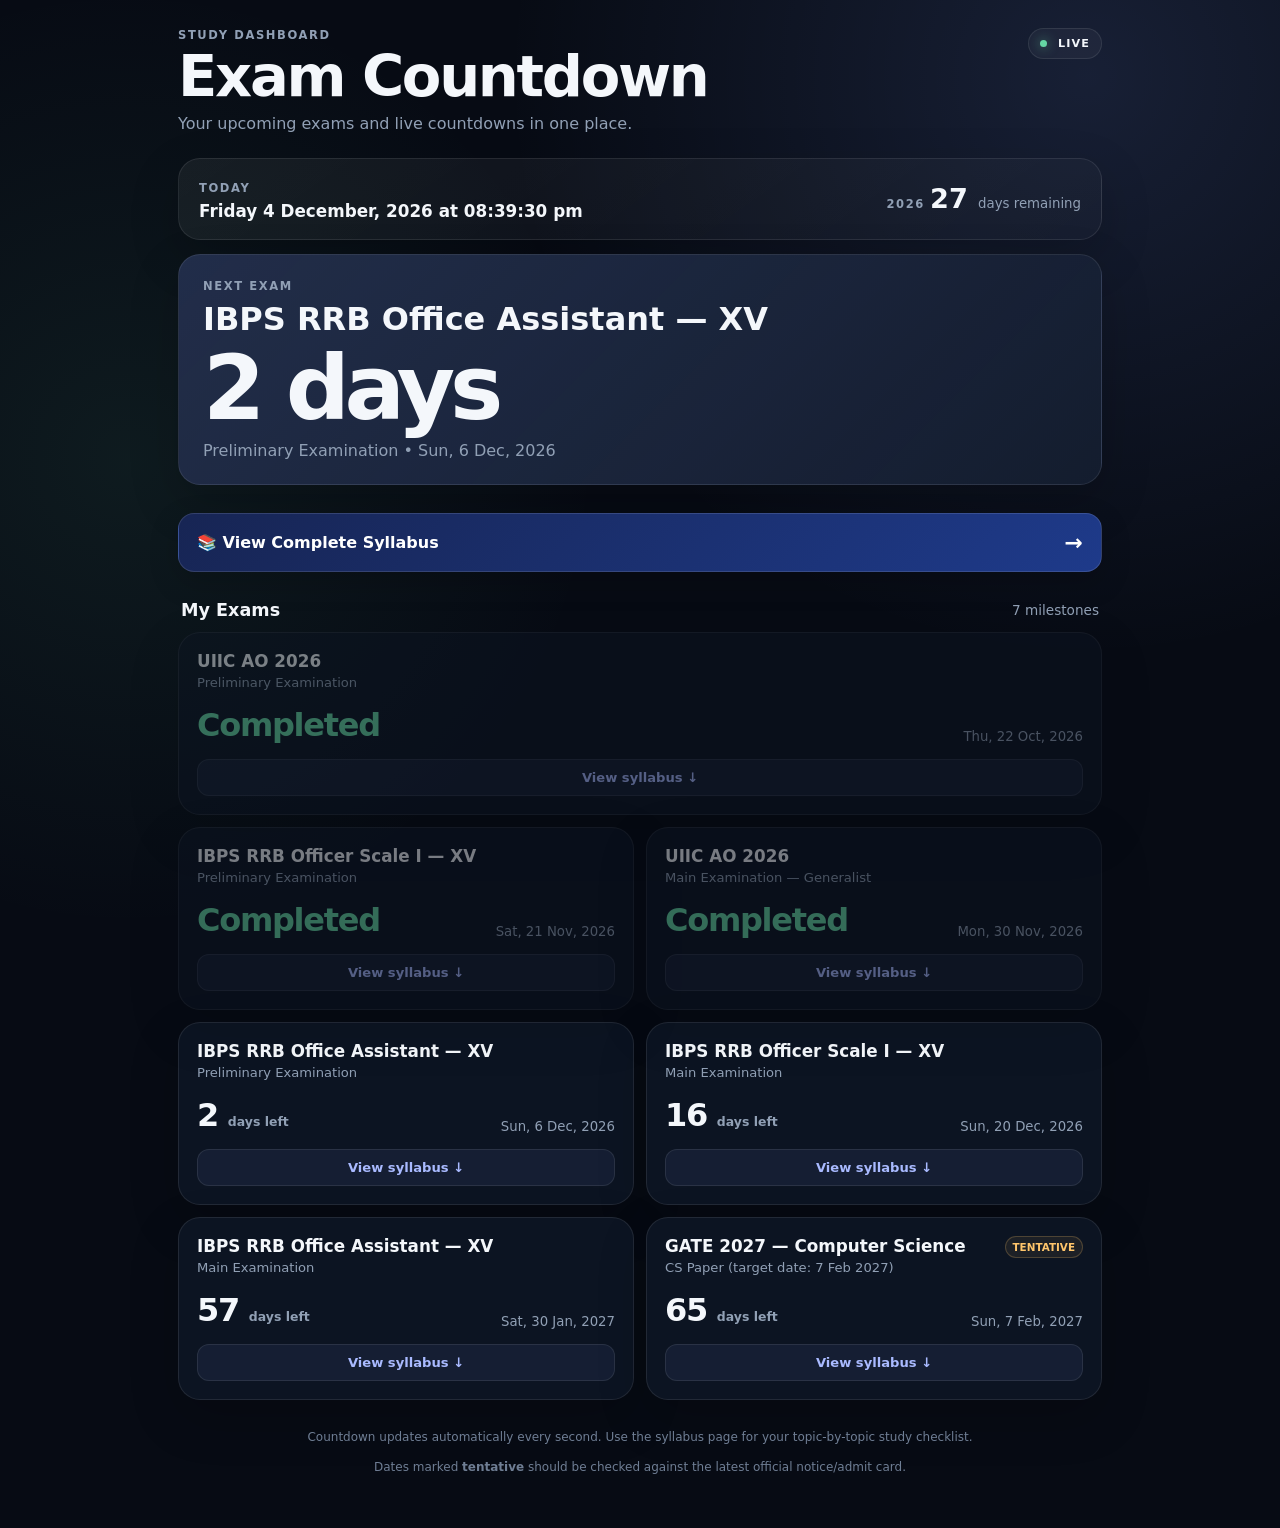
<file: index.html>
<!DOCTYPE html>
<html lang="en">
<head>
  <meta charset="UTF-8">
  <meta name="viewport" content="width=device-width, initial-scale=1.0, viewport-fit=cover">
  <meta name="theme-color" content="#0b1220">
  <title>Exam Countdown</title>
  <meta name="description" content="Personal exam countdown dashboard">
  <link rel="stylesheet" href="styles.css">
</head>
<body>
  <main class="app">
    <header class="hero">
      <div>
        <div class="eyebrow">STUDY DASHBOARD</div>
        <h1>Exam Countdown</h1>
        <p class="subtitle">Your upcoming exams and live countdowns in one place.</p>
      </div>
      <div class="live-pill"><span class="dot"></span> LIVE</div>
    </header>

    <section class="today-card">
      <div>
        <span class="label">TODAY</span>
        <strong id="today"></strong>
      </div>
      <div class="year-box">
        <span class="label">2026</span>
        <strong id="yearDays"></strong>
        <small>days remaining</small>
      </div>
    </section>

    <section class="next-card" id="nextCard">
      <div class="next-label">NEXT EXAM</div>
      <h2 id="nextName">—</h2>
      <div class="next-count" id="nextCount">—</div>
      <div class="next-date" id="nextDate">—</div>
    </section>

    <a class="syllabus-main-button" href="syllabus.html">📚 View Complete Syllabus <span>→</span></a>

    <section>
      <div class="section-head">
        <h2>My Exams</h2>
        <span id="examCount"></span>
      </div>
      <div id="examList" class="exam-list"></div>
    </section>

    <footer>
      <p>Countdown updates automatically every second. Use the syllabus page for your topic-by-topic study checklist.</p>
      <p>Dates marked <b>tentative</b> should be checked against the latest official notice/admit card.</p>
    </footer>
  </main>
  <script src="script.js"></script>
</body>
</html>
</file>
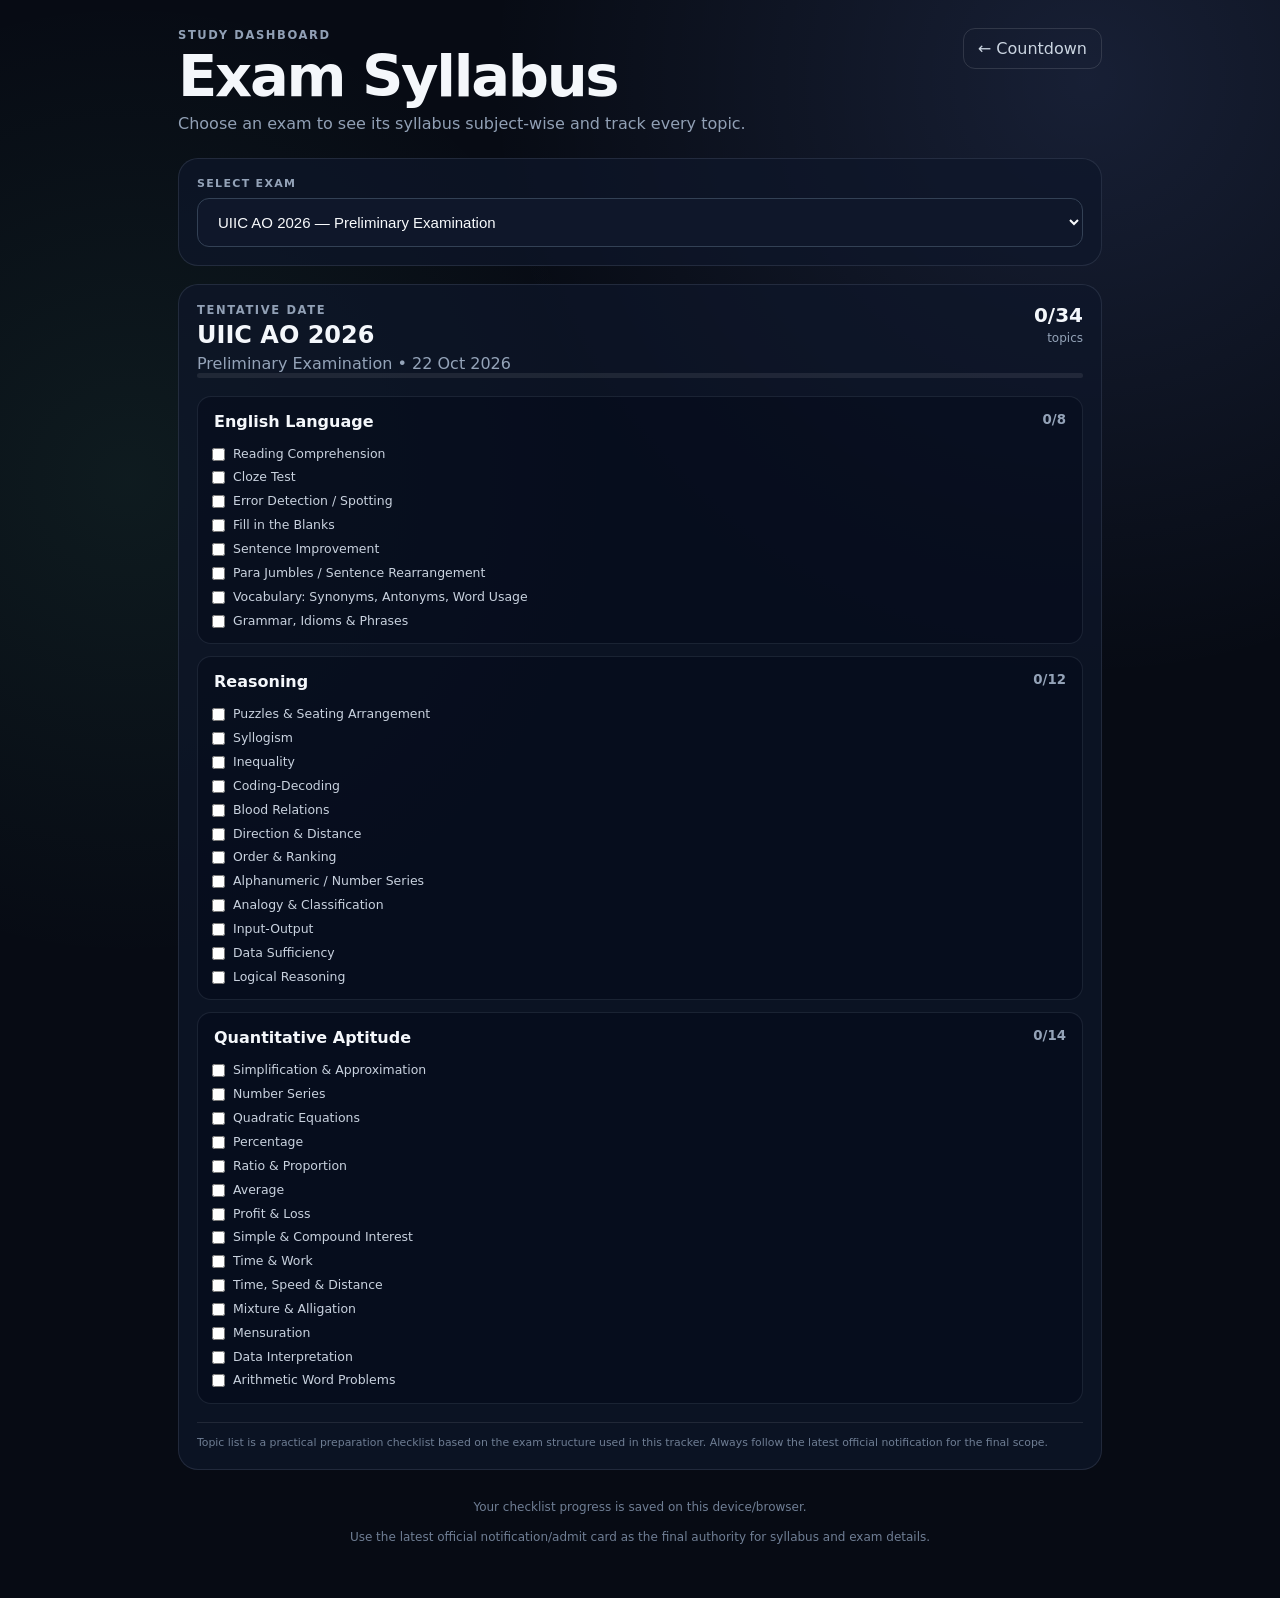
<file: syllabus.html>
<!DOCTYPE html>
<html lang="en"><head><meta charset="UTF-8"><meta name="viewport" content="width=device-width, initial-scale=1.0, viewport-fit=cover"><meta name="theme-color" content="#0b1220"><title>Exam Syllabus</title><meta name="description" content="Exam-wise and topic-wise syllabus tracker"><link rel="stylesheet" href="styles.css"></head>
<body><main class="app"><header class="hero"><div><div class="eyebrow">STUDY DASHBOARD</div><h1>Exam Syllabus</h1><p class="subtitle">Choose an exam to see its syllabus subject-wise and track every topic.</p></div><a class="back-link" href="index.html">← Countdown</a></header>
<section class="syllabus-nav-card"><label for="examSelect">SELECT EXAM</label><select id="examSelect"></select></section>
<section id="syllabusContent"></section><footer><p>Your checklist progress is saved on this device/browser.</p><p>Use the latest official notification/admit card as the final authority for syllabus and exam details.</p></footer></main><script src="syllabus.js"></script></body></html>
</file>
<file: styles.css>
* { box-sizing: border-box; }

:root {
  --bg: #070b14;
  --card: #101827;
  --card2: #0c1422;
  --text: #f4f7fb;
  --muted: #91a0b5;
  --line: rgba(255,255,255,.09);
  --accent: #7c9cff;
  --accent2: #a9baff;
  --success: #65d6a3;
  --warning: #ffc56b;
}

html { scroll-behavior: smooth; }
body {
  margin: 0;
  min-height: 100vh;
  background:
    radial-gradient(circle at 85% 5%, rgba(124,156,255,.14), transparent 32%),
    radial-gradient(circle at 10% 30%, rgba(101,214,163,.08), transparent 30%),
    var(--bg);
  color: var(--text);
  font-family: Inter, ui-sans-serif, system-ui, -apple-system, BlinkMacSystemFont, "Segoe UI", sans-serif;
}

.app {
  width: min(960px, 100%);
  margin: 0 auto;
  padding: 28px 18px 40px;
}

.hero {
  display: flex;
  align-items: flex-start;
  justify-content: space-between;
  gap: 20px;
  margin-bottom: 22px;
}

.eyebrow, .label, .next-label {
  color: var(--muted);
  font-size: .72rem;
  font-weight: 800;
  letter-spacing: .14em;
}

h1 {
  margin: 6px 0 6px;
  font-size: clamp(2rem, 7vw, 3.6rem);
  line-height: 1;
  letter-spacing: -.04em;
}

.subtitle {
  color: var(--muted);
  margin: 0;
  max-width: 650px;
  line-height: 1.5;
}

.live-pill {
  border: 1px solid var(--line);
  background: rgba(255,255,255,.04);
  border-radius: 999px;
  padding: 8px 11px;
  font-size: .7rem;
  font-weight: 800;
  letter-spacing: .1em;
  white-space: nowrap;
}

.dot {
  display: inline-block;
  width: 7px;
  height: 7px;
  border-radius: 50%;
  background: var(--success);
  margin-right: 6px;
  box-shadow: 0 0 12px rgba(101,214,163,.7);
}

.today-card, .next-card, .exam-card {
  border: 1px solid var(--line);
  background: linear-gradient(145deg, rgba(255,255,255,.055), rgba(255,255,255,.02));
  border-radius: 22px;
  box-shadow: 0 18px 50px rgba(0,0,0,.18);
}

.today-card {
  display: flex;
  align-items: center;
  justify-content: space-between;
  gap: 18px;
  padding: 18px 20px;
  margin-bottom: 14px;
}

.today-card strong {
  display: block;
  margin-top: 5px;
  font-size: 1.05rem;
}

.year-box {
  text-align: right;
}

.year-box strong {
  display: inline;
  font-size: 1.7rem;
  margin-right: 5px;
}

.year-box small { color: var(--muted); }

.next-card {
  padding: 24px;
  margin-bottom: 28px;
  background:
    linear-gradient(135deg, rgba(124,156,255,.16), rgba(124,156,255,.035)),
    var(--card);
}

.next-card h2 {
  margin: 7px 0 8px;
  font-size: clamp(1.35rem, 5vw, 2rem);
}

.next-count {
  font-size: clamp(2.7rem, 12vw, 5.6rem);
  font-weight: 900;
  line-height: .95;
  letter-spacing: -.06em;
}

.next-date {
  margin-top: 10px;
  color: var(--muted);
}

.section-head {
  display: flex;
  justify-content: space-between;
  align-items: center;
  margin: 0 3px 12px;
}

.section-head h2 {
  margin: 0;
  font-size: 1.1rem;
}

.section-head span {
  color: var(--muted);
  font-size: .85rem;
}

.exam-list {
  display: grid;
  gap: 12px;
}

.exam-card {
  padding: 18px;
  background: var(--card2);
}

.exam-top {
  display: flex;
  justify-content: space-between;
  gap: 14px;
  align-items: flex-start;
}

.exam-title {
  margin: 0 0 4px;
  font-size: 1.05rem;
}

.exam-stage {
  color: var(--muted);
  font-size: .82rem;
}

.badge {
  flex: 0 0 auto;
  border: 1px solid rgba(255,197,107,.22);
  color: var(--warning);
  background: rgba(255,197,107,.07);
  padding: 4px 7px;
  border-radius: 999px;
  font-size: .65rem;
  font-weight: 800;
  text-transform: uppercase;
}

.exam-bottom {
  display: flex;
  align-items: end;
  justify-content: space-between;
  gap: 12px;
  margin-top: 16px;
}

.days {
  font-size: 2rem;
  font-weight: 900;
  letter-spacing: -.04em;
}

.days span {
  font-size: .78rem;
  color: var(--muted);
  font-weight: 700;
  letter-spacing: 0;
}

.exam-date {
  color: var(--muted);
  text-align: right;
  font-size: .83rem;
}

.completed {
  opacity: .48;
}

.completed .days { color: var(--success); }

footer {
  margin-top: 28px;
  color: #6f7e94;
  font-size: .75rem;
  line-height: 1.5;
  text-align: center;
}

@media (min-width: 720px) {
  .exam-list { grid-template-columns: repeat(2, 1fr); }
  .exam-card:first-child { grid-column: span 2; }
}

@media (max-width: 480px) {
  .app { padding: 20px 13px 30px; }
  .hero { margin-bottom: 18px; }
  .today-card, .next-card, .exam-card { border-radius: 18px; }
  .today-card { padding: 15px; }
  .next-card { padding: 20px; }
  .exam-card { padding: 15px; }
}

.syllabus-toggle {
  width: 100%;
  margin-top: 15px;
  border: 1px solid var(--line);
  background: rgba(124,156,255,.08);
  color: var(--accent2);
  border-radius: 12px;
  padding: 10px 12px;
  font: inherit;
  font-size: .82rem;
  font-weight: 800;
  cursor: pointer;
}

.syllabus-toggle:active { transform: translateY(1px); }

.syllabus-panel {
  display: none;
  margin-top: 12px;
  padding: 14px;
  border-radius: 15px;
  border: 1px solid var(--line);
  background: rgba(0,0,0,.14);
}

.syllabus-panel.open { display: block; }

.progress-row {
  display: flex;
  justify-content: flex-end;
  color: var(--muted);
  font-size: .72rem;
  margin-bottom: 6px;
}

.progress-track {
  height: 5px;
  border-radius: 999px;
  background: rgba(255,255,255,.08);
  overflow: hidden;
  margin-bottom: 16px;
}

.progress-fill {
  width: 0;
  height: 100%;
  background: var(--accent);
  transition: width .2s ease;
}

.syllabus-subject + .syllabus-subject { margin-top: 18px; }

.syllabus-subject h4 {
  margin: 0 0 9px;
  font-size: .88rem;
  color: var(--text);
}

.topic-grid {
  display: grid;
  gap: 7px;
}

.topic-item {
  display: flex;
  align-items: flex-start;
  gap: 8px;
  color: #c9d2df;
  font-size: .78rem;
  line-height: 1.35;
  cursor: pointer;
}

.topic-item input {
  margin: 2px 0 0;
  accent-color: var(--accent);
  flex: 0 0 auto;
}

.topic-item.checked span {
  color: #748298;
  text-decoration: line-through;
}

.source-note {
  margin-top: 18px;
  padding-top: 12px;
  border-top: 1px solid var(--line);
  color: #6f7e94;
  font-size: .68rem;
  line-height: 1.45;
}

/* Syllabus page */
.syllabus-main-button{display:flex;align-items:center;justify-content:space-between;gap:12px;margin:18px 0 28px;padding:16px 18px;border-radius:16px;background:linear-gradient(135deg,#172554,#1e3a8a);color:#fff;text-decoration:none;font-weight:800;border:1px solid rgba(255,255,255,.12);box-shadow:0 10px 30px rgba(0,0,0,.18)}
.syllabus-main-button span{font-size:22px}.back-link{color:#cbd5e1;text-decoration:none;padding:10px 14px;border:1px solid rgba(255,255,255,.12);border-radius:12px;white-space:nowrap}.syllabus-nav-card,.syllabus-page-card{background:rgba(15,23,42,.72);border:1px solid rgba(148,163,184,.16);border-radius:20px;padding:18px;margin-bottom:18px}.syllabus-nav-card label{display:block;font-size:11px;letter-spacing:.12em;color:#94a3b8;font-weight:800;margin-bottom:8px}#examSelect{width:100%;padding:14px 16px;border-radius:12px;border:1px solid #334155;background:#0f172a;color:#f8fafc;font-size:15px}.syllabus-page-head{display:flex;justify-content:space-between;gap:18px;align-items:flex-start}.syllabus-page-head h2{margin:4px 0 5px}.syllabus-page-head p{margin:0;color:#94a3b8}.progress-summary{min-width:75px;text-align:right}.progress-summary strong{display:block;font-size:20px}.progress-summary span{color:#94a3b8;font-size:12px}.subject-list{display:grid;gap:12px;margin-top:18px}.subject-card{border:1px solid rgba(148,163,184,.14);border-radius:14px;background:rgba(2,6,23,.38);overflow:hidden}.subject-card summary{cursor:pointer;list-style:none;padding:15px 16px;display:flex;justify-content:space-between;font-weight:800}.subject-card summary::-webkit-details-marker{display:none}.subject-card summary small{color:#94a3b8;font-weight:600}.subject-card .topic-grid{padding:0 14px 14px}@media(max-width:600px){.syllabus-page-head{flex-direction:column}.progress-summary{text-align:left}}
</file>
